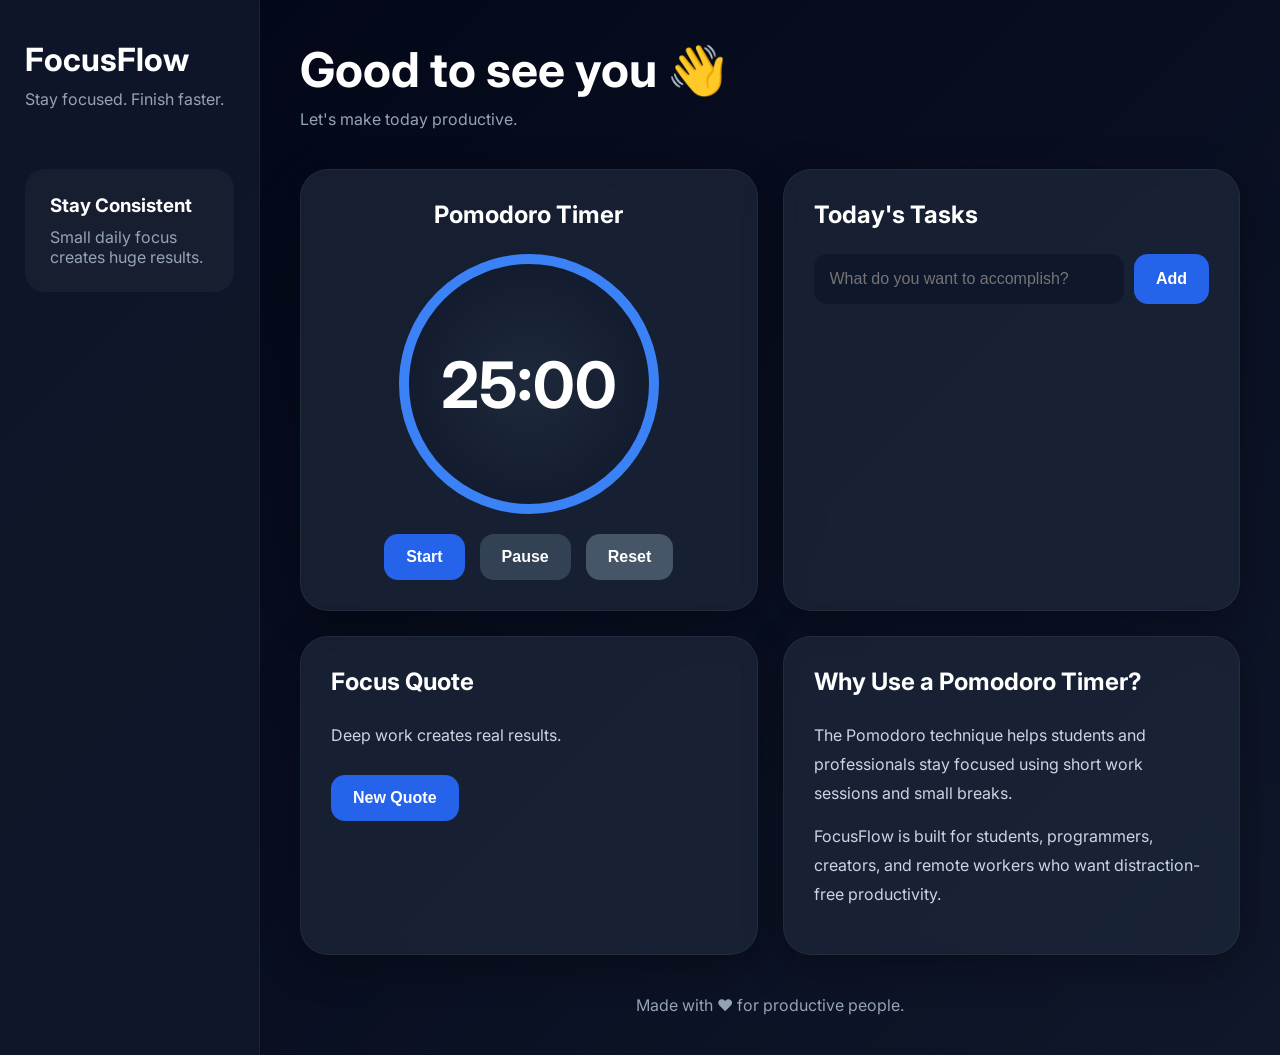
<file: index.html>
<!DOCTYPE html>
<html lang="en">
<head>
<meta charset="UTF-8">
<meta name="viewport" content="width=device-width, initial-scale=1.0">

<meta name="description" content="FocusFlow is a free online Pomodoro timer and productivity app to help you stay focused, manage tasks, and study better.">
<meta name="keywords" content="pomodoro timer, focus timer, study timer, productivity app, free pomodoro online">

<title>Free Pomodoro Timer Online | FocusFlow - Study & Focus App</title>

<link rel="preconnect" href="https://fonts.googleapis.com">
<link rel="preconnect" href="https://fonts.gstatic.com" crossorigin>

<link href="https://fonts.googleapis.com/css2?family=Inter:wght@300;400;500;600;700&display=swap" rel="stylesheet">

<style>

*{
    margin:0;
    padding:0;
    box-sizing:border-box;
}

body{
    font-family:'Inter',sans-serif;
    background:linear-gradient(135deg,#020617,#0f172a);
    color:white;
    min-height:100vh;
}

.container{
    display:flex;
    min-height:100vh;
}

.sidebar{
    width:260px;
    background:rgba(15,23,42,0.95);
    border-right:1px solid rgba(255,255,255,0.05);
    padding:40px 25px;
}

.logo{
    font-size:2rem;
    font-weight:700;
    margin-bottom:10px;
}

.sidebar p{
    color:#94a3b8;
}

.side-box{
    margin-top:60px;
    background:rgba(255,255,255,0.04);
    padding:25px;
    border-radius:20px;
}

.side-box h3{
    margin-bottom:10px;
}

.main{
    flex:1;
    padding:40px;
}

.top h1{
    font-size:3rem;
    margin-bottom:10px;
}

.top p{
    color:#94a3b8;
    margin-bottom:40px;
}

.grid{
    display:grid;
    grid-template-columns:repeat(auto-fit,minmax(350px,1fr));
    gap:25px;
}

.card{
    background:rgba(30,41,59,0.7);
    border-radius:28px;
    padding:30px;
    border:1px solid rgba(255,255,255,0.05);
    backdrop-filter:blur(10px);
    box-shadow:0 10px 40px rgba(0,0,0,0.3);
}

.card h2{
    margin-bottom:25px;
}

.timer-card{
    text-align:center;
}

.timer-circle{
    width:260px;
    height:260px;
    border-radius:50%;
    border:10px solid #3b82f6;
    margin:20px auto;
    display:flex;
    justify-content:center;
    align-items:center;
    background:radial-gradient(circle,#1e293b,#0f172a);
}

#timer{
    font-size:4rem;
    font-weight:700;
}

.controls{
    display:flex;
    justify-content:center;
    gap:15px;
    margin-top:20px;
}

button{
    border:none;
    padding:14px 22px;
    border-radius:14px;
    font-size:1rem;
    font-weight:600;
    cursor:pointer;
    transition:0.3s;
}

button:hover{
    transform:translateY(-2px);
}

.primary{
    background:#2563eb;
    color:white;
}

.secondary{
    background:#334155;
    color:white;
}

.reset{
    background:#475569;
    color:white;
}

.task-input{
    display:flex;
    gap:10px;
    margin-bottom:20px;
}

.task-input input{
    flex:1;
    padding:16px;
    border:none;
    border-radius:14px;
    background:#0f172a;
    color:white;
    font-size:1rem;
}

.task-item{
    display:flex;
    justify-content:space-between;
    align-items:center;
    background:rgba(255,255,255,0.04);
    padding:16px;
    border-radius:14px;
    margin-bottom:12px;
}

.task-left{
    display:flex;
    align-items:center;
    gap:12px;
}

.task-left input{
    width:18px;
    height:18px;
}

.completed{
    text-decoration:line-through;
    opacity:0.5;
}

.delete{
    background:crimson;
    color:white;
    padding:10px 14px;
}

.quote{
    color:#cbd5e1;
    line-height:1.8;
    margin-bottom:25px;
}

.about p{
    color:#cbd5e1;
    line-height:1.8;
    margin-bottom:15px;
}

footer{
    text-align:center;
    margin-top:40px;
    color:#94a3b8;
}

@media(max-width:900px){

    .container{
        flex-direction:column;
    }

    .sidebar{
        width:100%;
    }

    .main{
        padding:20px;
    }

    .controls{
        flex-direction:column;
    }

    .task-input{
        flex-direction:column;
    }

    .timer-circle{
        width:220px;
        height:220px;
    }

    #timer{
        font-size:3rem;
    }

}

</style>

</head>

<body>

<div class="container">

    <aside class="sidebar">

        <div class="logo">FocusFlow</div>

        <p>Stay focused. Finish faster.</p>

        <div class="side-box">
            <h3>Stay Consistent</h3>
            <p>Small daily focus creates huge results.</p>
        </div>

    </aside>

    <main class="main">

        <div class="top">
            <h1>Good to see you 👋</h1>
            <p>Let's make today productive.</p>
        </div>

        <div class="grid">

            <section class="card timer-card">

                <h2>Pomodoro Timer</h2>

                <div class="timer-circle">
                    <div id="timer">25:00</div>
                </div>

                <div class="controls">
                    <button class="primary" id="startBtn">Start</button>
                    <button class="secondary" id="pauseBtn">Pause</button>
                    <button class="reset" id="resetBtn">Reset</button>
                </div>

            </section>

            <section class="card">

                <h2>Today's Tasks</h2>

                <div class="task-input">
                    <input type="text" id="taskInput" placeholder="What do you want to accomplish?">
                    <button class="primary" id="addTaskBtn">Add</button>
                </div>

                <div id="taskList"></div>

            </section>

            <section class="card">

                <h2>Focus Quote</h2>

                <p class="quote" id="quote"></p>

                <button class="primary" id="quoteBtn">New Quote</button>

            </section>

            <section class="card about">

                <h2>Why Use a Pomodoro Timer?</h2>

                <p>
                    The Pomodoro technique helps students and professionals stay focused using short work sessions and small breaks.
                </p>

                <p>
                    FocusFlow is built for students, programmers, creators, and remote workers who want distraction-free productivity.
                </p>

            </section>

        </div>

        <footer>
            <p>Made with ❤️ for productive people.</p>
        </footer>

    </main>

</div>

<script>

let time = 25 * 60;
let interval = null;
let running = false;

const timer = document.getElementById("timer");

function updateTimer(){

    const minutes = Math.floor(time / 60);
    const seconds = time % 60;

    timer.innerText =
    `${String(minutes).padStart(2,"0")}:${String(seconds).padStart(2,"0")}`;

}

function startTimer(){

    if(running) return;

    running = true;

    interval = setInterval(() => {

        if(time > 0){

            time--;
            updateTimer();

        }else{

            clearInterval(interval);
            running = false;

            alert("Pomodoro session complete!");

        }

    },1000);

}

function pauseTimer(){

    clearInterval(interval);
    running = false;

}

function resetTimer(){

    clearInterval(interval);

    running = false;

    time = 25 * 60;

    updateTimer();

}

document.getElementById("startBtn")
.addEventListener("click",startTimer);

document.getElementById("pauseBtn")
.addEventListener("click",pauseTimer);

document.getElementById("resetBtn")
.addEventListener("click",resetTimer);

updateTimer();

const taskInput = document.getElementById("taskInput");
const taskList = document.getElementById("taskList");

function addTask(){

    const text = taskInput.value.trim();

    if(text === "") return;

    const task = document.createElement("div");

    task.className = "task-item";

    const left = document.createElement("div");

    left.className = "task-left";

    const checkbox = document.createElement("input");

    checkbox.type = "checkbox";

    const span = document.createElement("span");

    span.innerText = text;

    checkbox.addEventListener("change",()=>{

        span.classList.toggle("completed");

    });

    left.appendChild(checkbox);

    left.appendChild(span);

    const deleteBtn = document.createElement("button");

    deleteBtn.className = "delete";

    deleteBtn.innerText = "Delete";

    deleteBtn.addEventListener("click",()=>{

        task.remove();

    });

    task.appendChild(left);

    task.appendChild(deleteBtn);

    taskList.appendChild(task);

    taskInput.value = "";

}

document.getElementById("addTaskBtn")
.addEventListener("click",addTask);

taskInput.addEventListener("keypress",(e)=>{

    if(e.key === "Enter"){

        addTask();

    }

});

const quotes = [

"Discipline beats motivation.",

"Consistency creates success.",

"Deep work creates real results.",

"Focus on progress, not perfection.",

"One focused hour can change everything.",

"Small daily improvements become huge results."

];

const quote = document.getElementById("quote");

function newQuote(){

    const random =
    Math.floor(Math.random() * quotes.length);

    quote.innerText = quotes[random];

}

document.getElementById("quoteBtn")
.addEventListener("click",newQuote);

newQuote();

</script>

</body>
</html>
</file>
